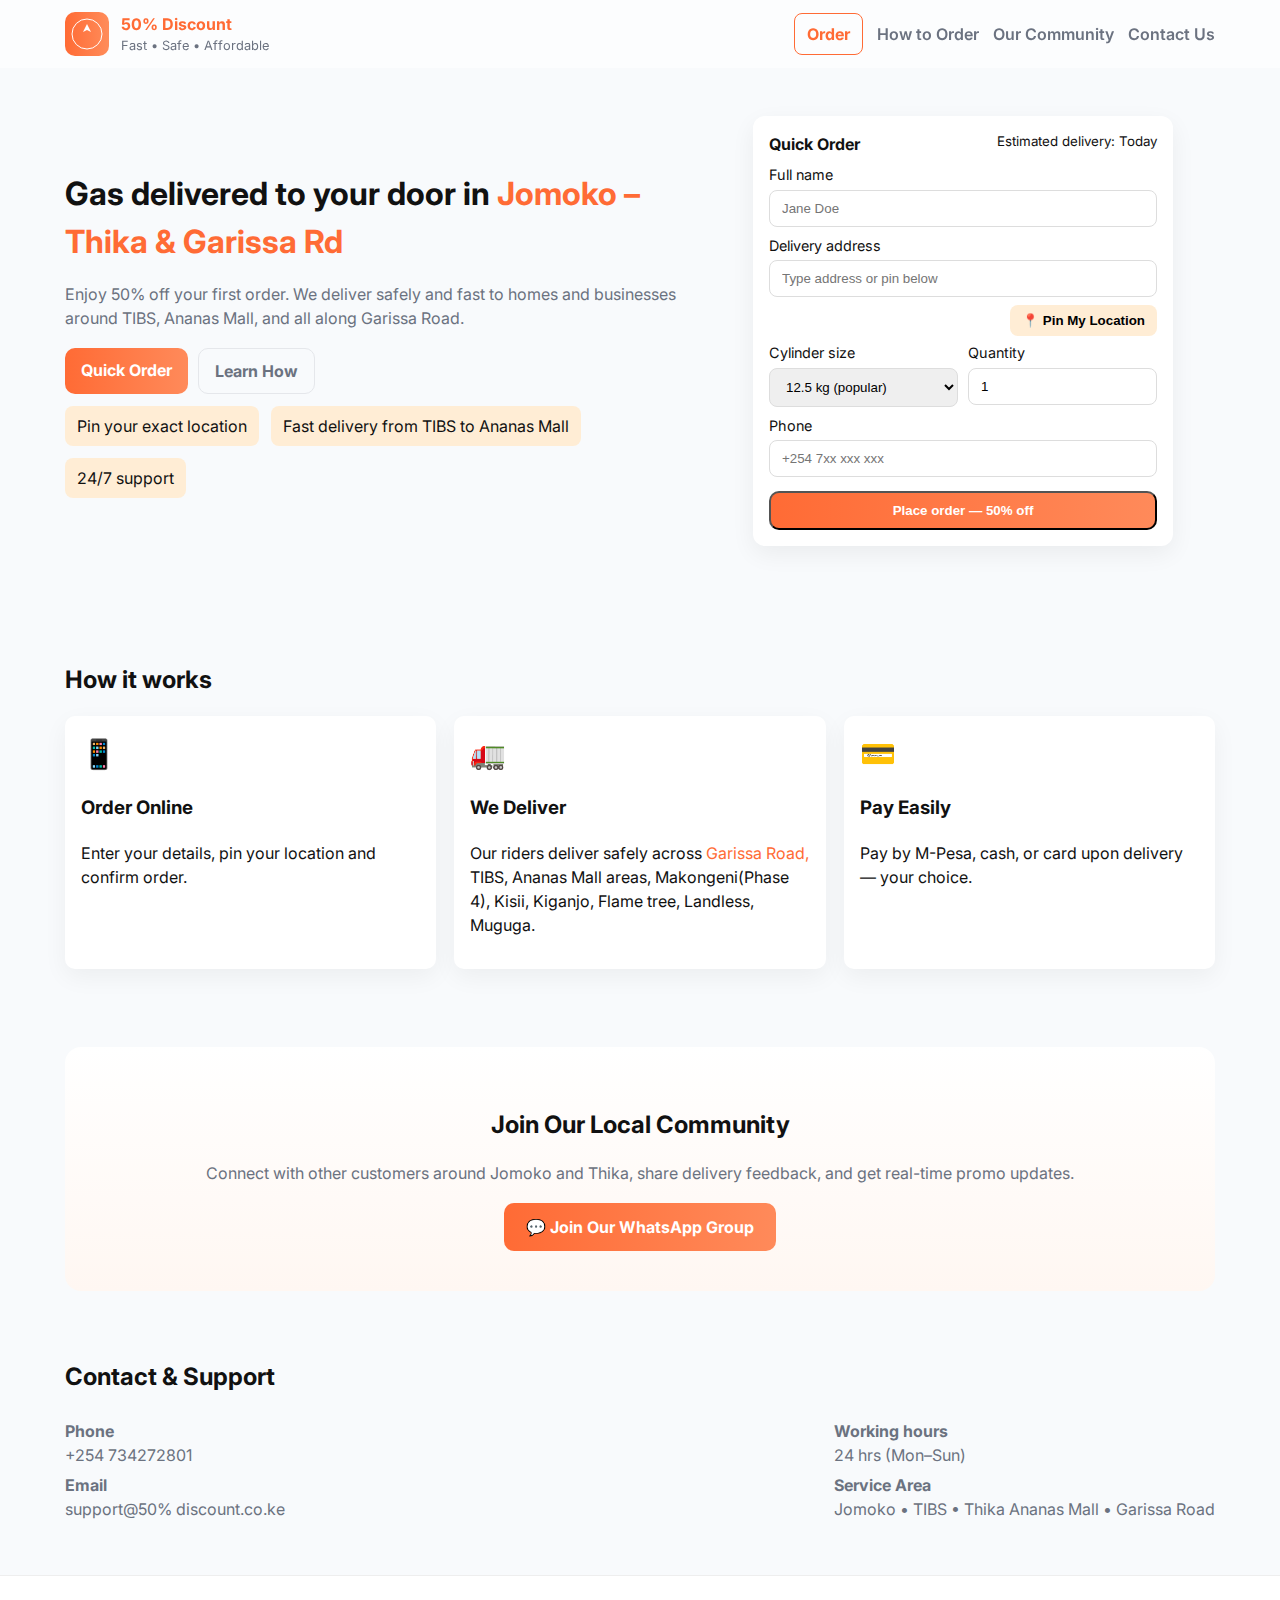
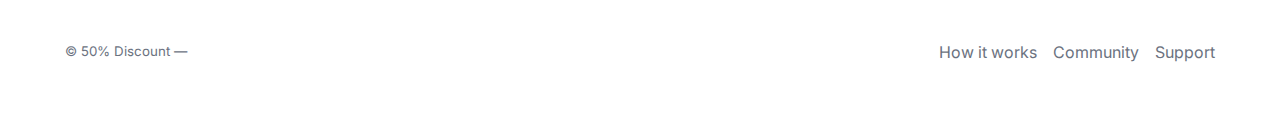
<file: index.html>
<!doctype html>
<html lang="en">
<head>
  <meta charset="utf-8" />
  <meta name="viewport" content="width=device-width,initial-scale=1" />
  <title>50% Discount Home — Gas Delivery Thika & Garissa Rd</title>

  <link href="https://fonts.googleapis.com/css2?family=Inter:wght@300;400;600;700&display=swap" rel="stylesheet">
  <link rel="stylesheet" href="styles.css">
</head>
<body>
  <header class="site-header">
    <div class="container header-inner">
      <div class="brand">
        <svg class="brand-logo" viewBox="0 0 64 64">
          <circle cx="32" cy="32" r="30" fill="none" stroke="currentColor" stroke-width="2"/>
          <path d="M32 12 L40 28 L32 24 L24 28 Z" fill="currentColor"/>
        </svg>
        <div>
          <div class="brand-name">50% Discount</div>
          <div class="brand-tag">Fast • Safe • Affordable</div>
        </div>
      </div>

      <nav class="nav">
        <a href="#order" class="btn-outline">Order</a>
        <a href="#how" class="nav-link">How to Order</a>
        <a href="#community" class="nav-link">Our Community</a>
        <a href="#contact" class="nav-link">Contact Us</a>
      </nav>
    </div>
  </header>

  <main>
    <!-- HERO -->
    <section class="hero container">
      <div class="hero-left">
        <h1>Gas delivered to your door in <span class="accent">Jomoko – Thika & Garissa Rd</span></h1>
        <p class="lead">
          Enjoy 50% off your first order. We deliver safely and fast to homes and businesses 
          around TIBS, Ananas Mall, and all along Garissa Road.
        </p>

        <div class="hero-cta">
          <a href="#order" class="btn-primary">Quick Order</a>
          <a href="#how" class="btn-ghost">Learn How</a>
        </div>

        <ul class="benefits">
          <li>Pin your exact location</li>
          <li>Fast delivery from TIBS to Ananas Mall</li>
          <li>24/7 support</li>
        </ul>
      </div>

      <div class="hero-right">
        <div class="card order-preview">
          <div class="card-header">
            <strong>Quick Order</strong>
            <small>Estimated delivery: <span id="est-delivery">Today</span></small>
          </div>

          <form id="order" class="order-form">


            <label>
              Full name
              <input type="text" name="name" placeholder="Jane Doe" required>
            </label>

            <label>
              Delivery address
              <input type="text" name="address" id="address" placeholder="Type address or pin below" required>
            </label>

            <!-- Pin Location -->
            <div class="pin-location">
              <button type="button" class="btn-pin" onclick="document.getElementById('map-frame').style.display='block';">
                📍 Pin My Location
              </button>
            </div>

            <iframe 
              id="map-frame" 
              class="map-frame" 
              src="https://www.google.com/maps/embed?pb=!1m18!1m12!1m3!1d63862.91839849884!2d37.0470!3d-1.0323!2m3!1f0!2f0!3f0!3m2!1i1024!2i768!4f13.1!3m3!1m2!1s0x182f3f0e6d902b5b%3A0x44415c961f5ce6a2!2sAnanas%20Mall%20Thika!5e0!3m2!1sen!2ske!4v1700000000000!5m2!1sen!2ske" 
              allowfullscreen 
              loading="lazy">
            </iframe>

            <div class="form-row">
              <label>
                Cylinder size
                <select name="size" required>
                  <option value="6kg">6 kg</option>
                  <option value="12.5kg" selected>12.5 kg (popular)</option>
                  <option value="15kg">15 kg</option>
                </select>
              </label>

              <label>
                Quantity
                <input type="number" name="qty" min="1" value="1" required>
              </label>
            </div>

            <label>
              Phone
              <input type="tel" name="phone" placeholder="+254 7xx xxx xxx" required>
            </label>

            <div class="form-actions">
              <button type="submit" class="btn-primary full">Place order — 50% off</button>
            </div>
          </form>
        </div>
      </div>
    </section>

    <!-- HOW IT WORKS -->
    <section id="how" class="container how">
      <h2>How it works</h2>
      <div class="grid-3">
        <div class="feature">
          <div class="feature-icon">📱</div>
          <h3>Order Online</h3>
          <p>Enter your details, pin your location and confirm order.</p>
        </div>
        <div class="feature">
          <div class="feature-icon">🚛</div>
          <h3>We Deliver</h3>
          <p>Our riders deliver safely across <span class="accent">Garissa Road,</span> TIBS, Ananas Mall areas, Makongeni(Phase 4), Kisii, Kiganjo, Flame tree, Landless, Muguga.</p>
        </div>
        <div class="feature">
          <div class="feature-icon">💳</div>
          <h3>Pay Easily</h3>
          <p>Pay by M-Pesa, cash, or card upon delivery — your choice.</p>
        </div>
      </div>
    </section>

    <!-- COMMUNITY -->
    <section id="community" class="container community">
      <h2>Join Our Local Community</h2>
      <p class="community-text">
        Connect with other customers around Jomoko and Thika, share delivery feedback, 
        and get real-time promo updates.
      </p>
      <a href="https://chat.whatsapp.com/Cw1VfGfrsfEAq1D22v8ZXF" class="btn-community">💬 Join Our WhatsApp Group</a>
    </section>

    <!-- CONTACT -->
    <section id="contact" class="container contact">
      <h2>Contact & Support</h2>
      <div class="contact-grid">
        <div>
          <p><strong>Phone</strong><br> +254 734272801</p>
          <p><strong>Email</strong><br> support@50% discount.co.ke</p>
        </div>
        <div>
          <p><strong>Working hours</strong><br> 24 hrs (Mon–Sun)</p>
          <p><strong>Service Area</strong><br> Jomoko • TIBS • Thika Ananas Mall • Garissa Road</p>
        </div>
      </div>
    </section>
  </main>

  <footer class="site-footer">
    <div class="container footer-inner">
      <small>© <span id="year"></span> 50% Discount — </small>
      <div class="footer-links">
        <a href="#how">How it works</a>
        <a href="#community">Community</a>
        <a href="#contact">Support</a>
      </div>
    </div>
  </footer>



 <script>
const form = document.querySelector(".order-form");

function showError(input, message) {
    let err = input.parentNode.querySelector(".error");
    if (!err) {
        err = document.createElement("div");
        err.className = "error";
        err.style.color = "red";
        err.style.fontSize = "13px";
        err.style.marginTop = "3px";
        input.parentNode.appendChild(err);
    }
    err.innerText = message;
}

function clearErrors() {
    document.querySelectorAll(".error").forEach(e => e.remove());
}

form.addEventListener("submit", async (e) => {
    e.preventDefault();
    clearErrors();

    let valid = true;

    const full_name = form.name.value.trim();
    const address = form.address.value.trim();
    const size = form.size.value;
    const qty = form.qty.value;
    const phone = form.phone.value.trim();

    // Validation
    if (full_name.length < 3) {
        showError(form.name, "Enter your full name");
        valid = false;
    }

    if (address.length < 5) {
        showError(form.address, "Enter a valid delivery address");
        valid = false;
    }

    if (qty <= 0) {
        showError(form.qty, "Quantity must be at least 1");
        valid = false;
    }

    if (!phone.match(/^(\+?254|0)?7\d{8}$/)) {
        showError(form.phone, "Enter a valid Kenyan phone number");
        valid = false;
    }

    if (!valid) return;

    // ================================
    // CORRECT WHATSAPP FORMAT
    // ================================
    const whatsappNumber = "254734272801"; // MUST be numbers only

    const msg = 
        `NEW GAS ORDER\n` +
        `-----------------------\n` +
        `Name: ${full_name}\n` +
        `Phone: ${phone}\n` +
        `Address: ${address}\n` +
        `Size: ${size}\n` +
        `Quantity: ${qty}\n` +
        `-----------------------\n` +
        `Sent from website`;

    const encodedMessage = encodeURIComponent(msg);

    const whatsappURL = `https://wa.me/${whatsappNumber}?text=${encodedMessage}`;

    // Force WhatsApp to open
    window.location.href = whatsappURL;



    // ======================================
    // SEND ORDER TO BACKEND API
    // ======================================

    const data = {
        name: full_name,
        address: address,
        size: size,
        qty: qty,
        phone: phone
    };

    try {
        const res = await fetch("/api/order", {
            method: "POST",
            headers: {
                "Content-Type": "application/json"
            },
            body: JSON.stringify(data)
        });

        const result = await res.json();

        if (res.ok) {
            console.log("Order saved in database.");
        } else {
            console.log("Failed to save order:", result.message);
        }
    } catch (err) {
        console.log("Server error:", err);
    }

});
</script>


  </body>
</html>
</file>
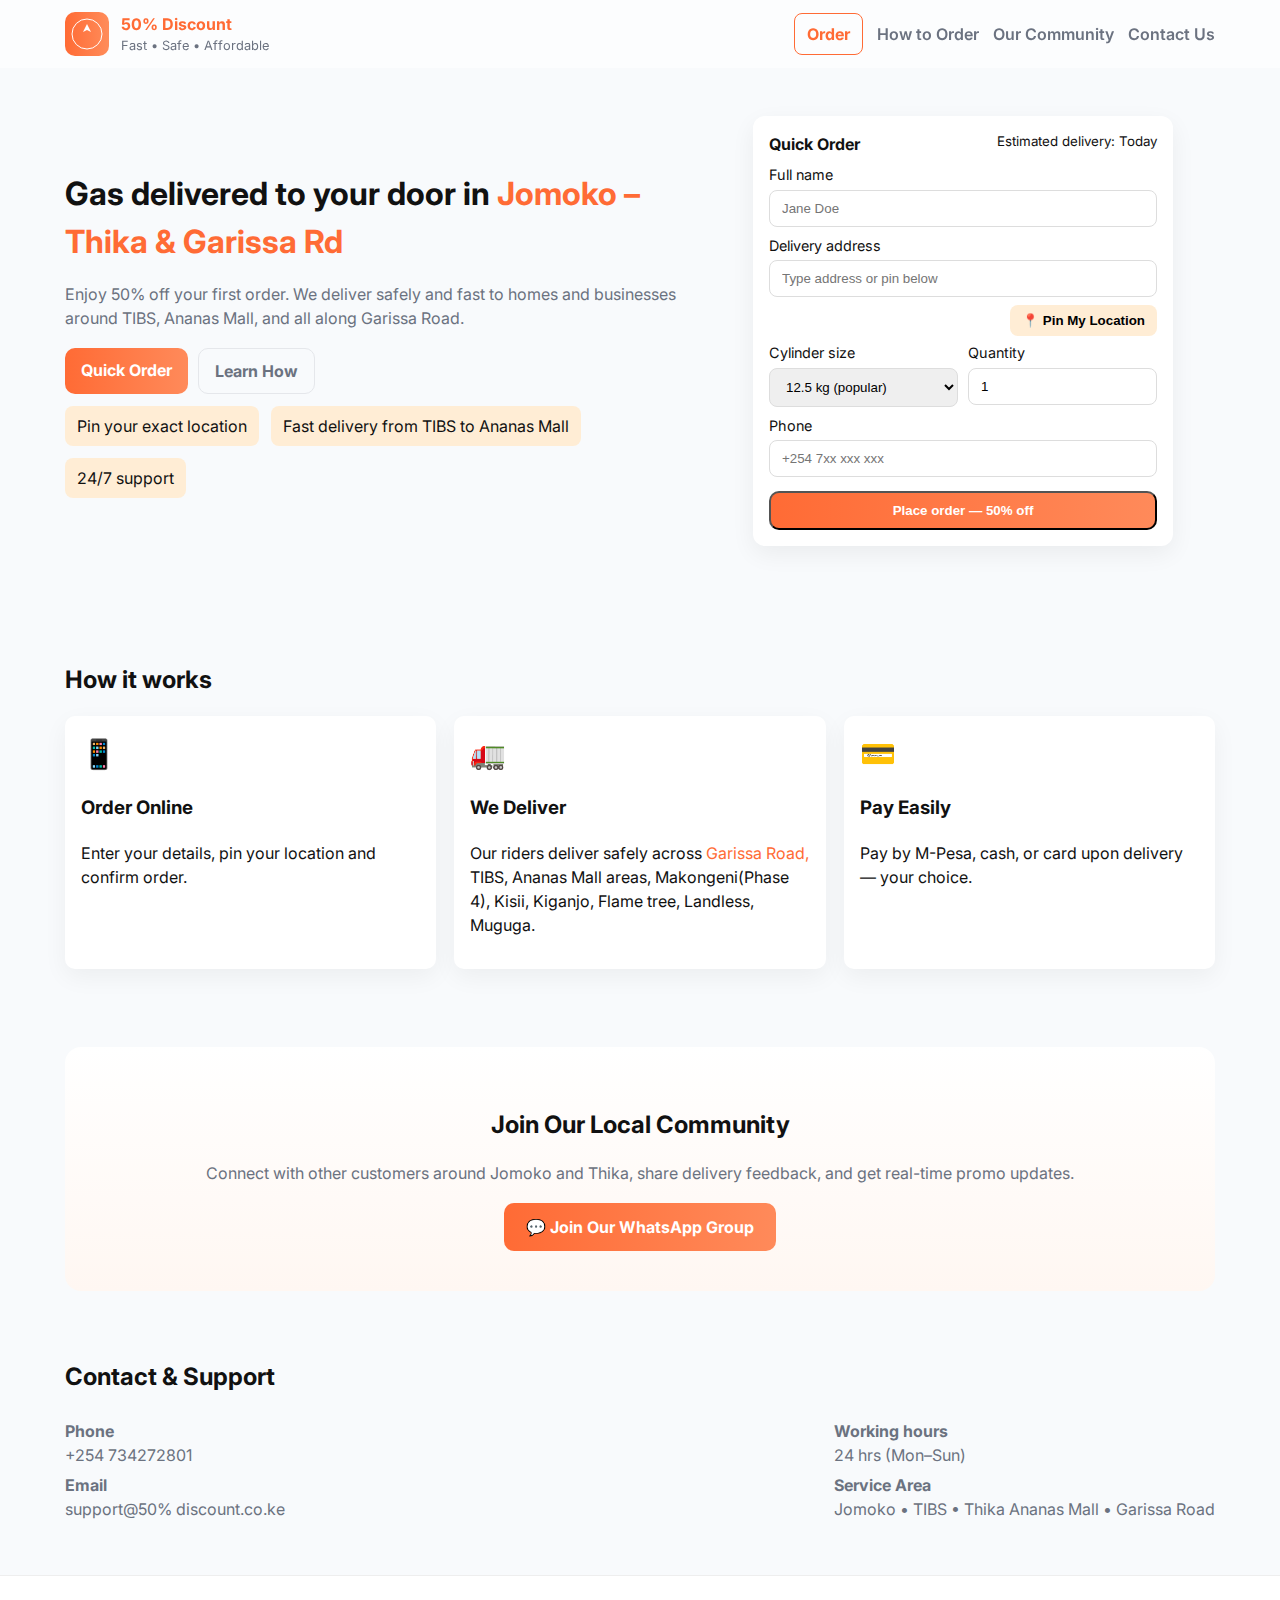
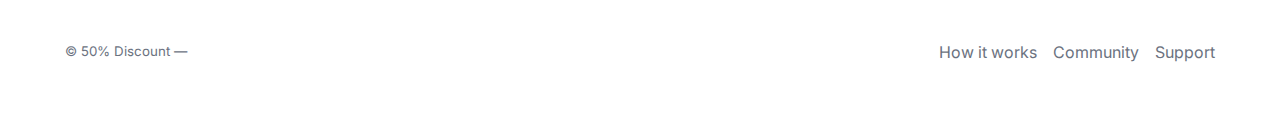
<file: main.html>
<!doctype html>
<html lang="en">
<head>
  <meta charset="utf-8" />
  <meta name="viewport" content="width=device-width,initial-scale=1" />
  <title>50% Discount Home — Gas Delivery Thika & Garissa Rd</title>

  <link href="https://fonts.googleapis.com/css2?family=Inter:wght@300;400;600;700&display=swap" rel="stylesheet">
  <link rel="stylesheet" href="styles.css">
</head>
<body>
  <header class="site-header">
    <div class="container header-inner">
      <div class="brand">
        <svg class="brand-logo" viewBox="0 0 64 64">
          <circle cx="32" cy="32" r="30" fill="none" stroke="currentColor" stroke-width="2"/>
          <path d="M32 12 L40 28 L32 24 L24 28 Z" fill="currentColor"/>
        </svg>
        <div>
          <div class="brand-name">50% Discount</div>
          <div class="brand-tag">Fast • Safe • Affordable</div>
        </div>
      </div>

      <nav class="nav">
        <a href="#order" class="btn-outline">Order</a>
        <a href="#how" class="nav-link">How to Order</a>
        <a href="#community" class="nav-link">Our Community</a>
        <a href="#contact" class="nav-link">Contact Us</a>
      </nav>
    </div>
  </header>

  <main>
    <!-- HERO -->
    <section class="hero container">
      <div class="hero-left">
        <h1>Gas delivered to your door in <span class="accent">Jomoko – Thika & Garissa Rd</span></h1>
        <p class="lead">
          Enjoy 50% off your first order. We deliver safely and fast to homes and businesses 
          around TIBS, Ananas Mall, and all along Garissa Road.
        </p>

        <div class="hero-cta">
          <a href="#order" class="btn-primary">Quick Order</a>
          <a href="#how" class="btn-ghost">Learn How</a>
        </div>

        <ul class="benefits">
          <li>Pin your exact location</li>
          <li>Fast delivery from TIBS to Ananas Mall</li>
          <li>24/7 support</li>
        </ul>
      </div>

      <div class="hero-right">
        <div class="card order-preview">
          <div class="card-header">
            <strong>Quick Order</strong>
            <small>Estimated delivery: <span id="est-delivery">Today</span></small>
          </div>

          <form id="order" class="order-form">


            <label>
              Full name
              <input type="text" name="name" placeholder="Jane Doe" required>
            </label>

            <label>
              Delivery address
              <input type="text" name="address" id="address" placeholder="Type address or pin below" required>
            </label>

            <!-- Pin Location -->
            <div class="pin-location">
              <button type="button" class="btn-pin" onclick="document.getElementById('map-frame').style.display='block';">
                📍 Pin My Location
              </button>
            </div>

            <iframe 
              id="map-frame" 
              class="map-frame" 
              src="https://www.google.com/maps/embed?pb=!1m18!1m12!1m3!1d63862.91839849884!2d37.0470!3d-1.0323!2m3!1f0!2f0!3f0!3m2!1i1024!2i768!4f13.1!3m3!1m2!1s0x182f3f0e6d902b5b%3A0x44415c961f5ce6a2!2sAnanas%20Mall%20Thika!5e0!3m2!1sen!2ske!4v1700000000000!5m2!1sen!2ske" 
              allowfullscreen 
              loading="lazy">
            </iframe>

            <div class="form-row">
              <label>
                Cylinder size
                <select name="size" required>
                  <option value="6kg">6 kg</option>
                  <option value="12.5kg" selected>12.5 kg (popular)</option>
                  <option value="15kg">15 kg</option>
                </select>
              </label>

              <label>
                Quantity
                <input type="number" name="qty" min="1" value="1" required>
              </label>
            </div>

            <label>
              Phone
              <input type="tel" name="phone" placeholder="+254 7xx xxx xxx" required>
            </label>

            <div class="form-actions">
              <button type="submit" class="btn-primary full">Place order — 50% off</button>
            </div>
          </form>
        </div>
      </div>
    </section>

    <!-- HOW IT WORKS -->
    <section id="how" class="container how">
      <h2>How it works</h2>
      <div class="grid-3">
        <div class="feature">
          <div class="feature-icon">📱</div>
          <h3>Order Online</h3>
          <p>Enter your details, pin your location and confirm order.</p>
        </div>
        <div class="feature">
          <div class="feature-icon">🚛</div>
          <h3>We Deliver</h3>
          <p>Our riders deliver safely across <span class="accent">Garissa Road,</span> TIBS, Ananas Mall areas, Makongeni(Phase 4), Kisii, Kiganjo, Flame tree, Landless, Muguga.</p>
        </div>
        <div class="feature">
          <div class="feature-icon">💳</div>
          <h3>Pay Easily</h3>
          <p>Pay by M-Pesa, cash, or card upon delivery — your choice.</p>
        </div>
      </div>
    </section>

    <!-- COMMUNITY -->
    <section id="community" class="container community">
      <h2>Join Our Local Community</h2>
      <p class="community-text">
        Connect with other customers around Jomoko and Thika, share delivery feedback, 
        and get real-time promo updates.
      </p>
      <a href="https://chat.whatsapp.com/Cw1VfGfrsfEAq1D22v8ZXF" class="btn-community">💬 Join Our WhatsApp Group</a>
    </section>

    <!-- CONTACT -->
    <section id="contact" class="container contact">
      <h2>Contact & Support</h2>
      <div class="contact-grid">
        <div>
          <p><strong>Phone</strong><br> +254 734272801</p>
          <p><strong>Email</strong><br> support@50% discount.co.ke</p>
        </div>
        <div>
          <p><strong>Working hours</strong><br> 24 hrs (Mon–Sun)</p>
          <p><strong>Service Area</strong><br> Jomoko • TIBS • Thika Ananas Mall • Garissa Road</p>
        </div>
      </div>
    </section>
  </main>

  <footer class="site-footer">
    <div class="container footer-inner">
      <small>© <span id="year"></span> 50% Discount — </small>
      <div class="footer-links">
        <a href="#how">How it works</a>
        <a href="#community">Community</a>
        <a href="#contact">Support</a>
      </div>
    </div>
  </footer>



 <script>
const form = document.querySelector(".order-form");

function showError(input, message) {
    let err = input.parentNode.querySelector(".error");
    if (!err) {
        err = document.createElement("div");
        err.className = "error";
        err.style.color = "red";
        err.style.fontSize = "13px";
        err.style.marginTop = "3px";
        input.parentNode.appendChild(err);
    }
    err.innerText = message;
}

function clearErrors() {
    document.querySelectorAll(".error").forEach(e => e.remove());
}

form.addEventListener("submit", async (e) => {
    e.preventDefault();
    clearErrors();

    let valid = true;

    const full_name = form.name.value.trim();
    const address = form.address.value.trim();
    const size = form.size.value;
    const qty = form.qty.value;
    const phone = form.phone.value.trim();

    // Validation
    if (full_name.length < 3) {
        showError(form.name, "Enter your full name");
        valid = false;
    }

    if (address.length < 5) {
        showError(form.address, "Enter a valid delivery address");
        valid = false;
    }

    if (qty <= 0) {
        showError(form.qty, "Quantity must be at least 1");
        valid = false;
    }

    if (!phone.match(/^(\+?254|0)?7\d{8}$/)) {
        showError(form.phone, "Enter a valid Kenyan phone number");
        valid = false;
    }

    if (!valid) return;

    // ================================
    // CORRECT WHATSAPP FORMAT
    // ================================
    const whatsappNumber = "254734272801"; // MUST be numbers only

    const msg = 
        `NEW GAS ORDER\n` +
        `-----------------------\n` +
        `Name: ${full_name}\n` +
        `Phone: ${phone}\n` +
        `Address: ${address}\n` +
        `Size: ${size}\n` +
        `Quantity: ${qty}\n` +
        `-----------------------\n` +
        `Sent from website`;

    const encodedMessage = encodeURIComponent(msg);

    const whatsappURL = `https://wa.me/${whatsappNumber}?text=${encodedMessage}`;

    // Force WhatsApp to open
    window.location.href = whatsappURL;



    // ======================================
    // SEND ORDER TO BACKEND API
    // ======================================

    const data = {
        name: full_name,
        address: address,
        size: size,
        qty: qty,
        phone: phone
    };

    try {
        const res = await fetch("/api/order", {
            method: "POST",
            headers: {
                "Content-Type": "application/json"
            },
            body: JSON.stringify(data)
        });

        const result = await res.json();

        if (res.ok) {
            console.log("Order saved in database.");
        } else {
            console.log("Failed to save order:", result.message);
        }
    } catch (err) {
        console.log("Server error:", err);
    }

});
</script>


  </body>
</html>
</file>
<file: styles.css>
:root{
  --bg:#f8fafc;
  --card:#ffffff;
  --accent:#ff6b35;
  --accent-2:#ffedd5;
  --muted:#6b7280;
  --radius:12px;
  --max-width:1150px;
  font-family:'Inter',system-ui,sans-serif;
}

*{box-sizing:border-box}
body{margin:0;background:var(--bg);color:#111;line-height:1.5;font-size:16px}
.container{width:90%;max-width:var(--max-width);margin:0 auto;padding:48px 0}

/* Header */
.site-header{position:sticky;top:0;background:#fff8;backdrop-filter:blur(6px);z-index:20}
.header-inner{display:flex;align-items:center;justify-content:space-between;padding:12px 0}
.brand{display:flex;align-items:center;gap:12px;color:var(--accent)}
.brand-logo{width:44px;height:44px;color:#fff;background:linear-gradient(90deg,var(--accent),#ff8c5a);border-radius:10px;padding:6px}
.brand-name{font-weight:700}
.brand-tag{font-size:0.8rem;color:var(--muted)}
.nav{display:flex;gap:14px;align-items:center}
.nav-link{color:var(--muted);text-decoration:none;font-weight:600}
.nav-link:hover{color:#000}
.btn-outline{border:1px solid var(--accent);color:var(--accent);padding:8px 12px;border-radius:8px;text-decoration:none;font-weight:700}

/* Hero */
.hero{display:flex;gap:30px;align-items:center}
.hero-left{flex:1.1}
.hero-right{flex:.9;display:flex;justify-content:center}
h1{font-size:2rem;margin-bottom:10px}
.accent{color:var(--accent)}
.lead{color:var(--muted);margin-bottom:18px}
.hero-cta{display:flex;gap:10px;margin-bottom:10px}
.btn-primary,.btn-ghost,.btn-community{display:inline-block;text-decoration:none;border-radius:10px;font-weight:700;padding:10px 16px}
.btn-primary{background:linear-gradient(90deg,var(--accent),#ff8a5a);color:white}
.btn-ghost{border:1px solid #e5e7eb;color:var(--muted);background:transparent}
.benefits{list-style:none;display:flex;gap:12px;padding:0;margin-top:12px;flex-wrap:wrap}
.benefits li{background:var(--accent-2);padding:8px 12px;border-radius:8px}

/* Order form */
.card{background:var(--card);padding:16px;border-radius:var(--radius);box-shadow:0 8px 24px rgba(0,0,0,0.06);width:100%;max-width:420px}
.card-header{display:flex;justify-content:space-between;margin-bottom:8px}
.order-form label{display:block;font-size:0.9rem;margin-bottom:8px}
.order-form input,select{width:100%;padding:10px 12px;border-radius:8px;border:1px solid #ddd;margin-top:4px}
.form-row{display:flex;gap:10px}
.form-row label{flex:1}
.form-actions{margin-top:14px}
.full{width:100%}

/* Pin Location */
.pin-location{text-align:right;margin:6px 0}
.btn-pin{background:var(--accent-2);border:none;padding:8px 12px;border-radius:8px;font-weight:600;cursor:pointer}
.btn-pin:hover{background:var(--accent);color:white}
.map-frame{display:none;width:100%;height:220px;border:0;border-radius:10px;margin:8px 0}

/* Sections */
.how h2,.community h2,.contact h2{margin-bottom:18px}
.grid-3{display:grid;grid-template-columns:repeat(3,1fr);gap:18px}
.feature{background:#fff;padding:16px;border-radius:10px;box-shadow:0 8px 24px rgba(0,0,0,0.05)}
.feature-icon{font-size:1.8rem;margin-bottom:8px}

/* Community */
.community{text-align:center;background:linear-gradient(180deg,#fff,#fff7f2);border-radius:16px;padding:40px 20px;margin-top:30px}
.community-text{color:var(--muted);margin-bottom:18px}
.btn-community{background:linear-gradient(90deg,var(--accent),#ff8a5a);color:white;font-size:1rem;padding:12px 22px;border:none}

/* Contact */
.contact-grid{display:flex;gap:30px;justify-content:space-between;color:var(--muted)}
.contact p{margin:6px 0}

/* Footer */
.site-footer{border-top:1px solid #eee;padding:16px 0;background:#fff}
.footer-inner{display:flex;justify-content:space-between;align-items:center;color:var(--muted)}
.footer-links a{text-decoration:none;color:var(--muted);margin-left:12px}
.footer-links a:hover{color:#000}

/* Responsive */
@media(max-width:980px){
  .hero{flex-direction:column}
  .grid-3{grid-template-columns:1fr}
  .contact-grid{flex-direction:column}
}
@media(max-width:480px){
  h1{font-size:1.5rem}
  .form-row{flex-direction:column}
}
</file>
